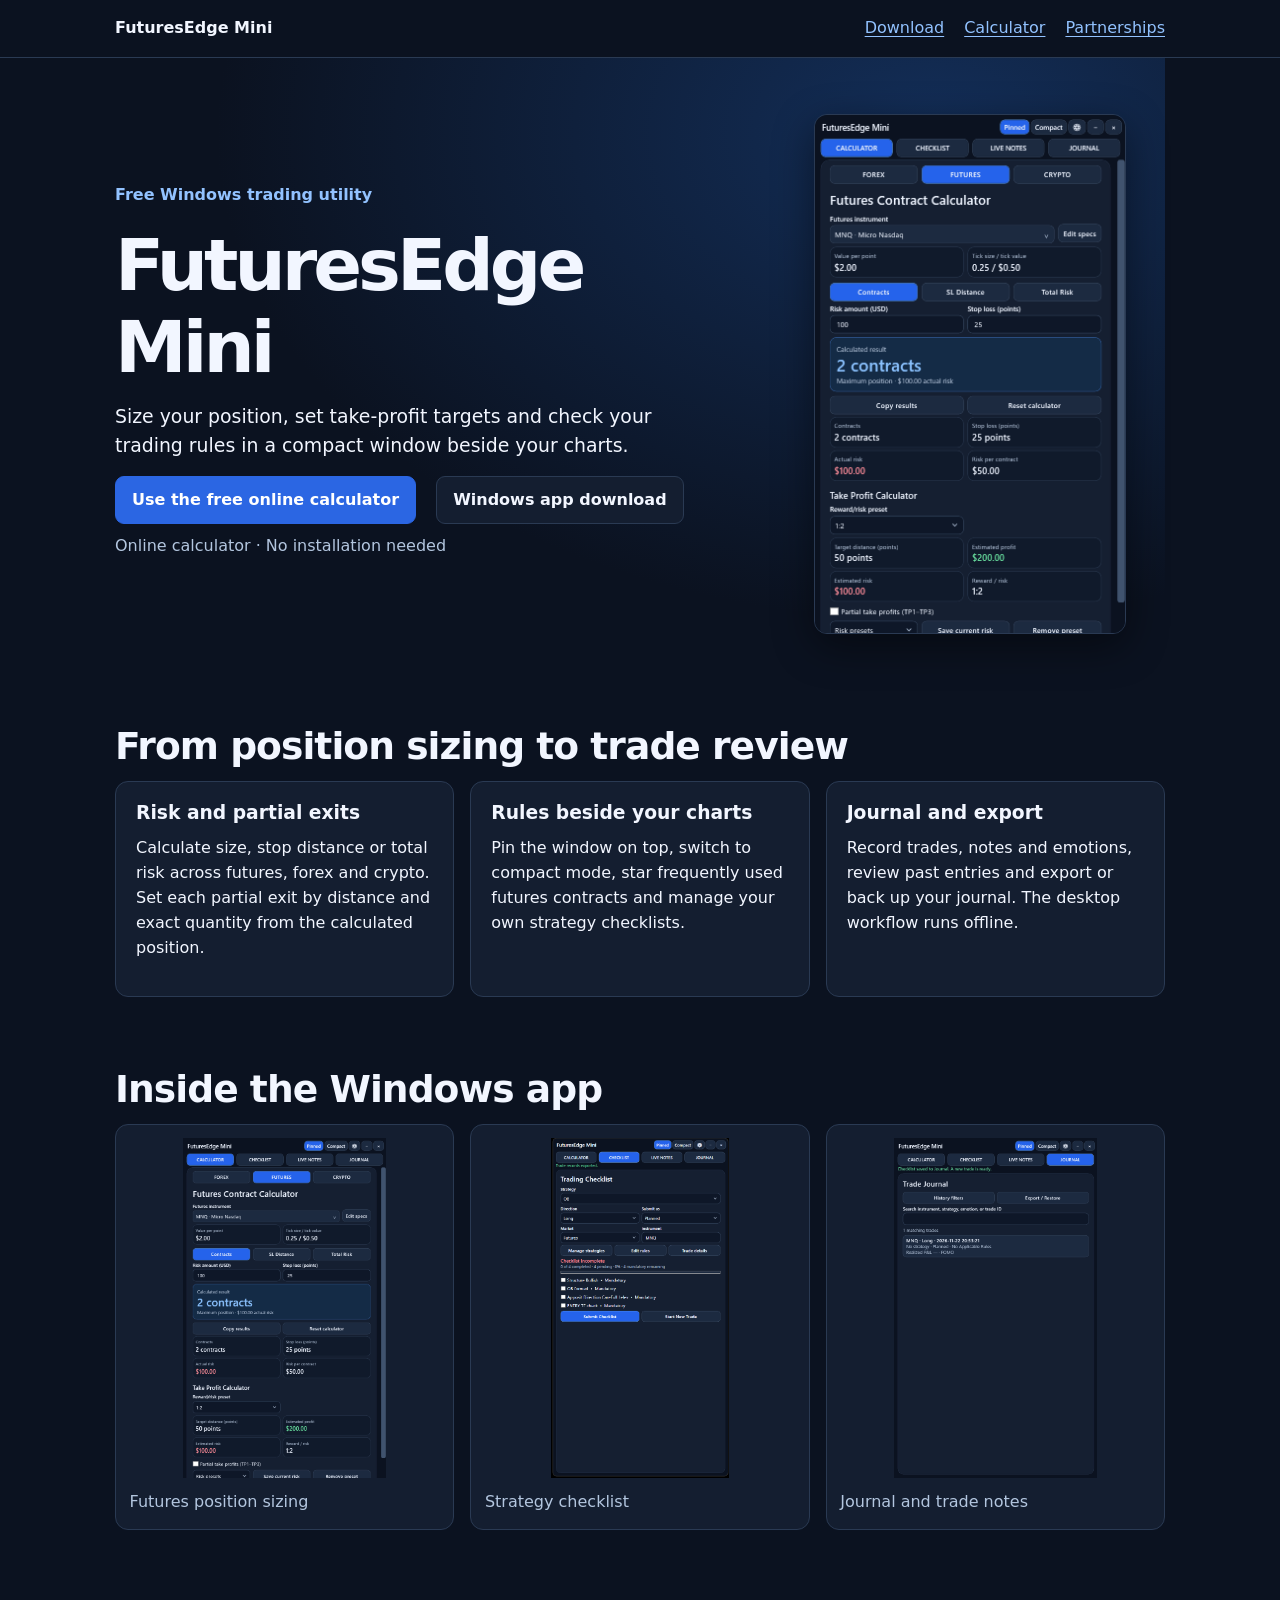
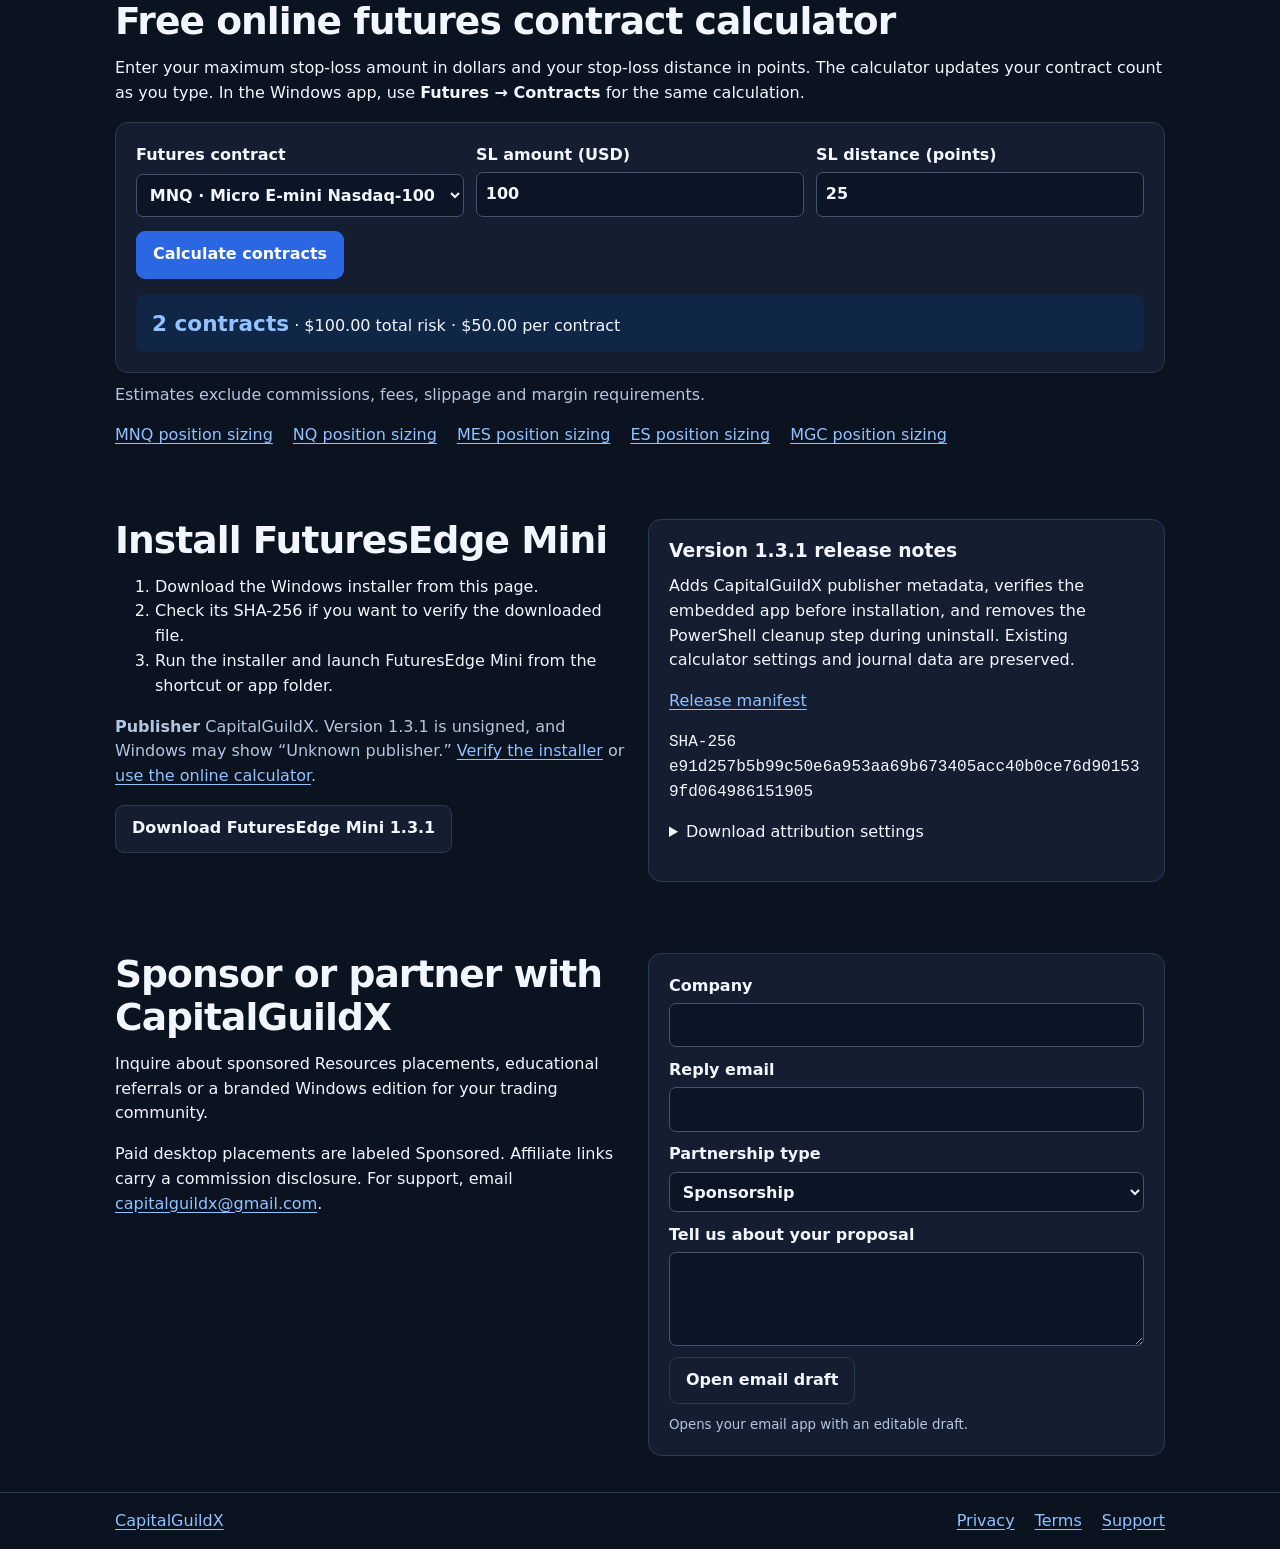
<file: futuresedge/index.html>
<!doctype html>
<html lang="en">
<head><meta charset="utf-8"><meta name="viewport" content="width=device-width,initial-scale=1"><title>FuturesEdge Mini | Free Windows Trading Calculator & Journal</title>
<meta name="description" content="Free Windows position sizing, risk calculator, trading checklists and offline journal for futures, forex and crypto."><link rel="canonical" href="https://www.capitalguildx.com/futuresedge/"><meta property="og:title" content="FuturesEdge Mini | Free Windows Trading Calculator & Journal"><meta property="og:description" content="Free Windows position sizing, risk calculator, trading checklists and offline journal for futures, forex and crypto."><meta property="og:image" content="https://www.capitalguildx.com/futuresedge/assets/calculator-1.3.0.png">
<link rel="stylesheet" href="site.css"><script src="site.js?v=1.3.0-live" defer></script></head>
<body><header><div class="wrap"><a class="brand" href="/futuresedge/">FuturesEdge Mini</a><nav aria-label="Main navigation"><a href="/futuresedge/#download">Download</a> <a href="/futuresedge/#calculator">Calculator</a> <a href="/futuresedge/#partners">Partnerships</a></nav></div></header><main>
<section class="hero wrap"><div><p class="label">Free Windows trading utility</p><h1>FuturesEdge Mini</h1><p class="lead">Size your position, set take-profit targets and check your trading rules in a compact window beside your charts.</p><div class="actions"><a class="button primary" href="#calculator">Use the free online calculator</a><a class="button" href="#download">Windows app download</a></div><p class="muted">Online calculator · No installation needed</p></div><img src="assets/calculator-1.3.0.png" alt="FuturesEdge Mini on Windows showing an MNQ position size and stop-loss calculation" fetchpriority="high"></section>
<section class="wrap"><h2>From position sizing to trade review</h2><div class="cards">
<article class="card"><h3>Risk and partial exits</h3><p>Calculate size, stop distance or total risk across futures, forex and crypto. Set each partial exit by distance and exact quantity from the calculated position.</p></article>
<article class="card"><h3>Rules beside your charts</h3><p>Pin the window on top, switch to compact mode, star frequently used futures contracts and manage your own strategy checklists.</p></article>
<article class="card"><h3>Journal and export</h3><p>Record trades, notes and emotions, review past entries and export or back up your journal. The desktop workflow runs offline.</p></article>
</div></section>
<section class="wrap"><h2>Inside the Windows app</h2><div class="screens">
<figure><img src="assets/calculator-1.3.0.png" alt="Windows futures risk calculator" loading="lazy"><figcaption>Futures position sizing</figcaption></figure>
<figure><img src="assets/checklist.png" alt="Windows strategy checklist with rule progress" loading="lazy"><figcaption>Strategy checklist</figcaption></figure>
<figure><img src="assets/journal-1.3.0.png" alt="Windows trading notes and journal controls" loading="lazy"><figcaption>Journal and trade notes</figcaption></figure>
</div></section>
<section class="wrap"><h2>Free online futures contract calculator</h2><p>Enter your maximum stop-loss amount in dollars and your stop-loss distance in points. The calculator updates your contract count as you type. In the Windows app, use <strong>Futures → Contracts</strong> for the same calculation.</p><form id="calculator"><div class="fields">
<label>Futures contract<select name="symbol"><option value="MNQ" selected>MNQ · Micro E-mini Nasdaq-100</option><option value="NQ">NQ · E-mini Nasdaq-100</option><option value="MES">MES · Micro E-mini S&P 500</option><option value="ES">ES · E-mini S&P 500</option><option value="MGC">MGC · Micro Gold</option></select></label>
<label>SL amount (USD)<input name="budget" inputmode="decimal" value="100" required></label>
<label>SL distance (points)<input name="stop" inputmode="decimal" value="25" required></label></div><button class="primary">Calculate contracts</button><output class="result" aria-live="polite"></output></form>
<p class="muted">Estimates exclude commissions, fees, slippage and margin requirements.</p><nav class="symbols" aria-label="Position sizing guides"><a href="mnq-position-size.html">MNQ position sizing</a> <a href="nq-position-size.html">NQ position sizing</a> <a href="mes-position-size.html">MES position sizing</a> <a href="es-position-size.html">ES position sizing</a> <a href="mgc-position-size.html">MGC position sizing</a></nav></section>
<section class="wrap split" id="download"><div><h2>Install FuturesEdge Mini</h2><ol><li>Download the Windows installer from this page.</li><li>Check its SHA-256 if you want to verify the downloaded file.</li><li>Run the installer and launch FuturesEdge Mini from the shortcut or app folder.</li></ol><p class="muted"><strong>Publisher</strong> CapitalGuildX. Version 1.3.1 is unsigned, and Windows may show “Unknown publisher.” <a href="download-security.html">Verify the installer</a> or <a href="#calculator">use the online calculator</a>.</p><a class="button" data-download href="downloads/1.3.1/FuturesEdge_Mini_Setup.exe" download>Download FuturesEdge Mini 1.3.1</a></div>
<div class="card"><h3>Version 1.3.1 release notes</h3><p>Adds CapitalGuildX publisher metadata, verifies the embedded app before installation, and removes the PowerShell cleanup step during uninstall. Existing calculator settings and journal data are preserved.</p><p><a href="release.json">Release manifest</a></p><p class="hash">SHA-256<br>e91d257b5b99c50e6a953aa69b673405acc40b0ce76d901539fd064986151905</p>
<details><summary>Download attribution settings</summary><label><span>Remember anonymous download clicks on this browser</span><input type="checkbox" id="local-attribution"></label><small>Off by default. Counts stay on this device and are cleared when disabled.</small></details></div></section>
<section class="wrap split" id="partners"><div><h2>Sponsor or partner with CapitalGuildX</h2><p>Inquire about sponsored Resources placements, educational referrals or a branded Windows edition for your trading community.</p><p>Paid desktop placements are labeled Sponsored. Affiliate links carry a commission disclosure. For support, email <a href="mailto:capitalguildx@gmail.com">capitalguildx@gmail.com</a>.</p></div>
<form id="sponsor-form" class="stack" action="mailto:capitalguildx@gmail.com"><label>Company<input name="company" maxlength="120" required></label><label>Reply email<input name="email" type="email" maxlength="254" required></label><label>Partnership type<select name="interest"><option>Sponsorship</option><option>Affiliate or educator partnership</option><option>White-label licensing</option></select></label><label>Tell us about your proposal<textarea name="message" rows="3" maxlength="1500" required></textarea></label><button type="submit">Open email draft</button><small>Opens your email app with an editable draft.</small></form></section></main><footer><div class="wrap"><a href="/">CapitalGuildX</a><nav aria-label="Footer"><a href="privacy.html">Privacy</a> <a href="terms.html">Terms</a> <a href="mailto:capitalguildx@gmail.com">Support</a></nav></div></footer></body>
</html>
</file>
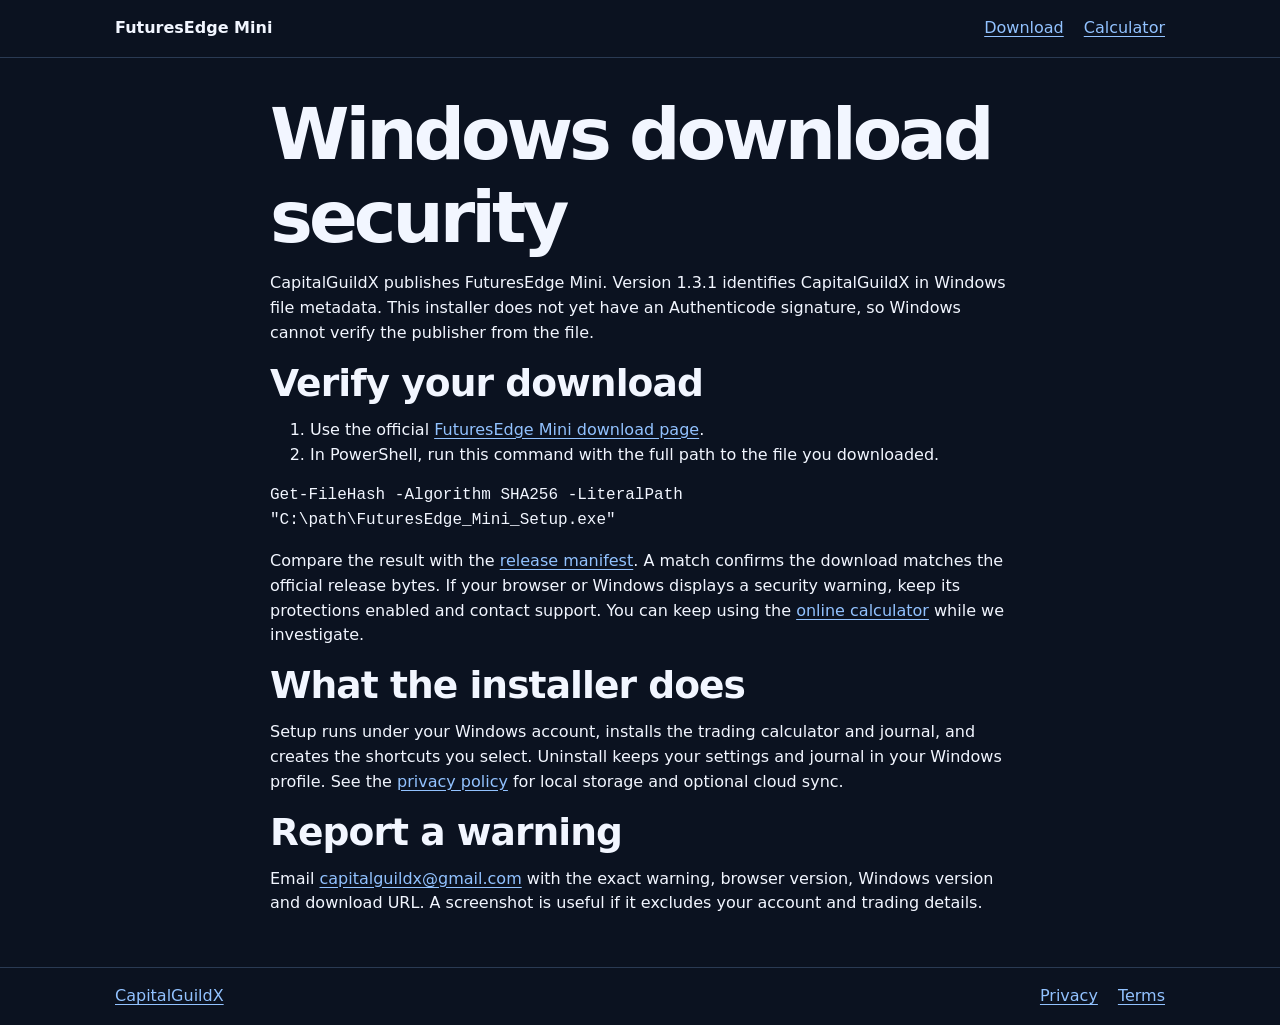
<file: futuresedge/download-security.html>
<!doctype html>
<html lang="en">
<head>
<meta charset="utf-8">
<meta name="viewport" content="width=device-width,initial-scale=1">
<title>Download Security | FuturesEdge Mini</title>
<meta name="description" content="Verify the FuturesEdge Mini Windows installer, publisher information and release checksum.">
<link rel="canonical" href="https://www.capitalguildx.com/futuresedge/download-security.html">
<link rel="stylesheet" href="site.css">
</head>
<body>
<header><div class="wrap"><a class="brand" href="/futuresedge/">FuturesEdge Mini</a><nav aria-label="Main navigation"><a href="/futuresedge/#download">Download</a><a href="/futuresedge/#calculator">Calculator</a></nav></div></header>
<main><section class="wrap article">
<h1>Windows download security</h1>
<p>CapitalGuildX publishes FuturesEdge Mini. Version 1.3.1 identifies CapitalGuildX in Windows file metadata. This installer does not yet have an Authenticode signature, so Windows cannot verify the publisher from the file.</p>
<h2>Verify your download</h2>
<ol><li>Use the official <a href="/futuresedge/#download">FuturesEdge Mini download page</a>.</li>
<li>In PowerShell, run this command with the full path to the file you downloaded.</li></ol>
<pre class="hash" style="white-space:pre-wrap"><code>Get-FileHash -Algorithm SHA256 -LiteralPath "C:\path\FuturesEdge_Mini_Setup.exe"</code></pre>
<p>Compare the result with the <a href="release.json">release manifest</a>. A match confirms the download matches the official release bytes. If your browser or Windows displays a security warning, keep its protections enabled and contact support. You can keep using the <a href="/futuresedge/#calculator">online calculator</a> while we investigate.</p>
<h2>What the installer does</h2>
<p>Setup runs under your Windows account, installs the trading calculator and journal, and creates the shortcuts you select. Uninstall keeps your settings and journal in your Windows profile. See the <a href="privacy.html">privacy policy</a> for local storage and optional cloud sync.</p>
<h2>Report a warning</h2>
<p>Email <a href="mailto:capitalguildx@gmail.com">capitalguildx@gmail.com</a> with the exact warning, browser version, Windows version and download URL. A screenshot is useful if it excludes your account and trading details.</p>
</section></main>
<footer><div class="wrap"><a href="/">CapitalGuildX</a><nav aria-label="Footer"><a href="privacy.html">Privacy</a><a href="terms.html">Terms</a></nav></div></footer>
</body>
</html>
</file>
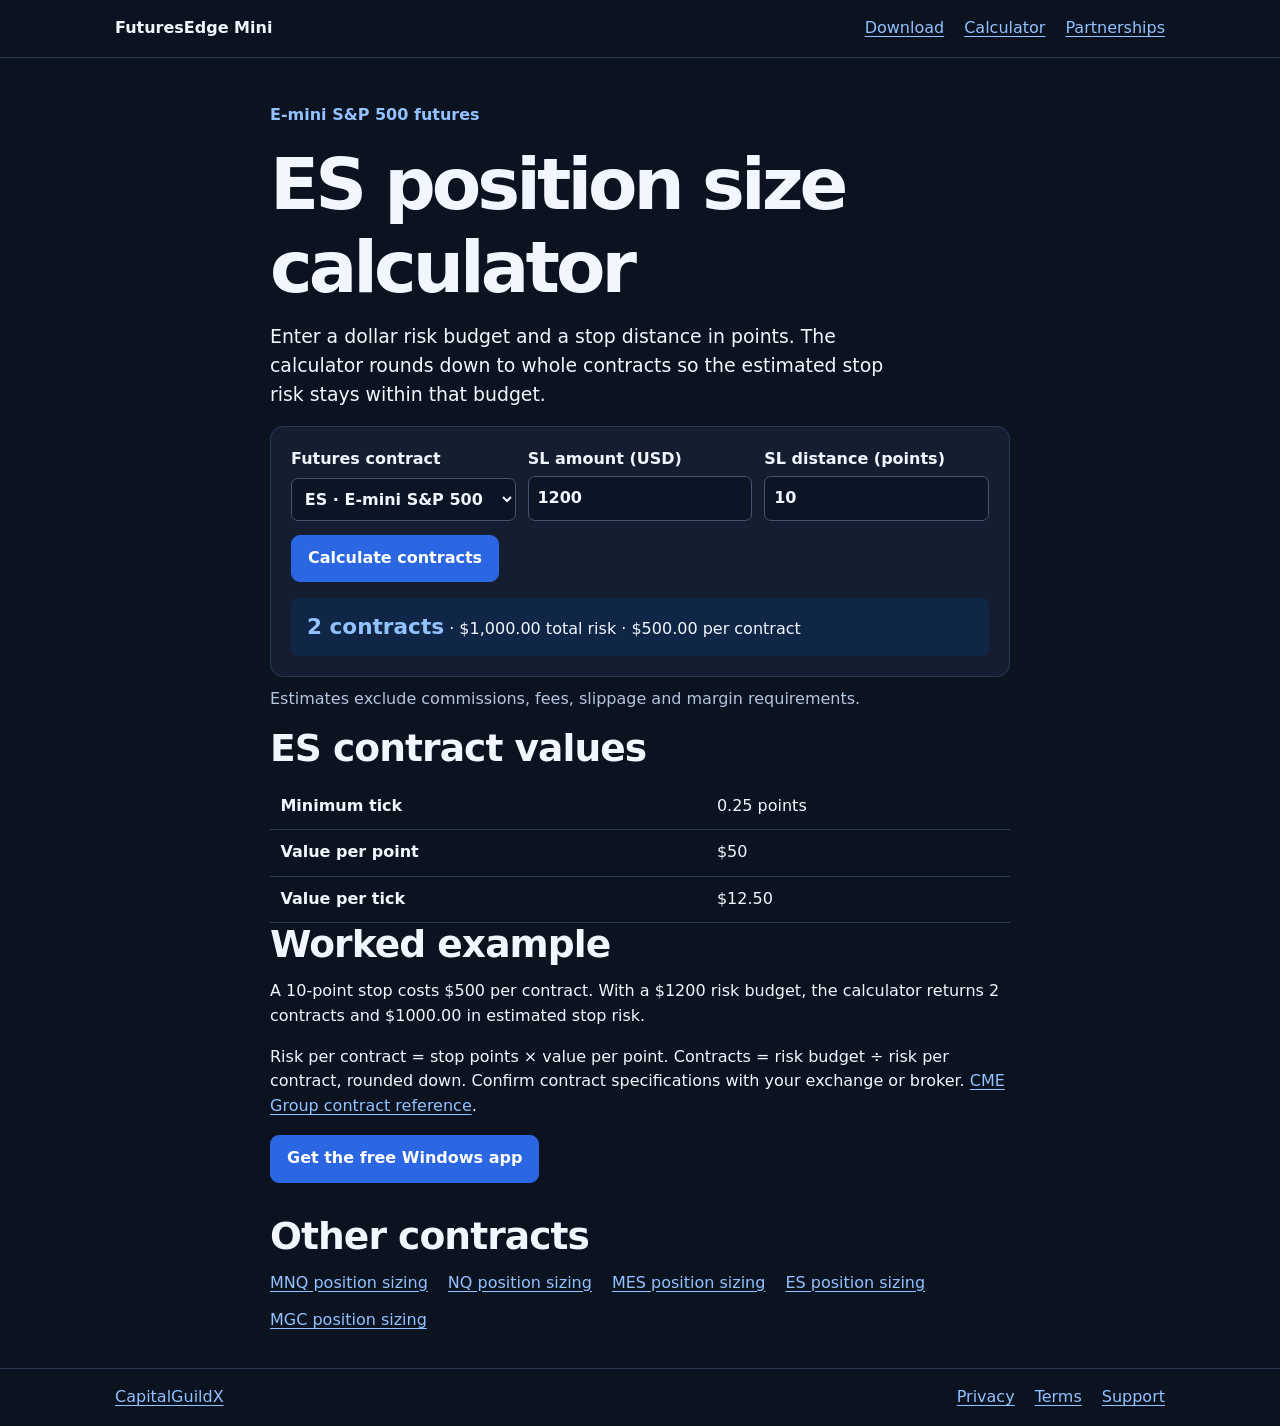
<file: futuresedge/es-position-size.html>
<!doctype html>
<html lang="en">
<head><meta charset="utf-8"><meta name="viewport" content="width=device-width,initial-scale=1"><title>ES Position Size Calculator | FuturesEdge Mini</title>
<meta name="description" content="Calculate ES contracts, dollar risk per contract and total risk for E-mini S&P 500 futures from your stop distance and dollar budget."><link rel="canonical" href="https://www.capitalguildx.com/futuresedge/es-position-size.html"><meta property="og:title" content="ES Position Size Calculator | FuturesEdge Mini"><meta property="og:description" content="Calculate ES contracts, dollar risk per contract and total risk for E-mini S&P 500 futures from your stop distance and dollar budget."><meta property="og:image" content="https://www.capitalguildx.com/futuresedge/assets/calculator-1.3.0.png">
<link rel="stylesheet" href="site.css"><script src="site.js?v=1.3.0-live" defer></script></head>
<body><header><div class="wrap"><a class="brand" href="/futuresedge/">FuturesEdge Mini</a><nav aria-label="Main navigation"><a href="/futuresedge/#download">Download</a> <a href="/futuresedge/#calculator">Calculator</a> <a href="/futuresedge/#partners">Partnerships</a></nav></div></header><main><section class="wrap article"><p class="label">E-mini S&P 500 futures</p><h1>ES position size calculator</h1><p class="lead">Enter a dollar risk budget and a stop distance in points. The calculator rounds down to whole contracts so the estimated stop risk stays within that budget.</p><form id="calculator"><div class="fields">
<label>Futures contract<select name="symbol"><option value="MNQ">MNQ · Micro E-mini Nasdaq-100</option><option value="NQ">NQ · E-mini Nasdaq-100</option><option value="MES">MES · Micro E-mini S&P 500</option><option value="ES" selected>ES · E-mini S&P 500</option><option value="MGC">MGC · Micro Gold</option></select></label>
<label>SL amount (USD)<input name="budget" inputmode="decimal" value="1200" required></label>
<label>SL distance (points)<input name="stop" inputmode="decimal" value="10" required></label></div><button class="primary">Calculate contracts</button><output class="result" aria-live="polite"></output></form>
<p class="muted">Estimates exclude commissions, fees, slippage and margin requirements.</p>
<h2>ES contract values</h2><table><tbody><tr><th scope="row">Minimum tick</th><td>0.25 points</td></tr><tr><th scope="row">Value per point</th><td>$50</td></tr><tr><th scope="row">Value per tick</th><td>$12.50</td></tr></tbody></table>
<h2>Worked example</h2><p>A 10-point stop costs $500 per contract. With a $1200 risk budget, the calculator returns 2 contracts and $1000.00 in estimated stop risk.</p><p>Risk per contract = stop points × value per point. Contracts = risk budget ÷ risk per contract, rounded down. Confirm contract specifications with your exchange or broker. <a href="https://www.cmegroup.com/markets/equities/sp-500-and-nasdaq-100-futures.html">CME Group contract reference</a>.</p>
<div class="actions"><a class="button primary" data-download href="downloads/1.3.1/FuturesEdge_Mini_Setup.exe" download>Get the free Windows app</a></div><h2 style="margin-top:2rem">Other contracts</h2><nav class="symbols" aria-label="Other contracts"><a href="mnq-position-size.html">MNQ position sizing</a> <a href="nq-position-size.html">NQ position sizing</a> <a href="mes-position-size.html">MES position sizing</a> <a href="es-position-size.html">ES position sizing</a> <a href="mgc-position-size.html">MGC position sizing</a></nav></section></main><footer><div class="wrap"><a href="/">CapitalGuildX</a><nav aria-label="Footer"><a href="privacy.html">Privacy</a> <a href="terms.html">Terms</a> <a href="mailto:capitalguildx@gmail.com">Support</a></nav></div></footer></body>
</html>
</file>
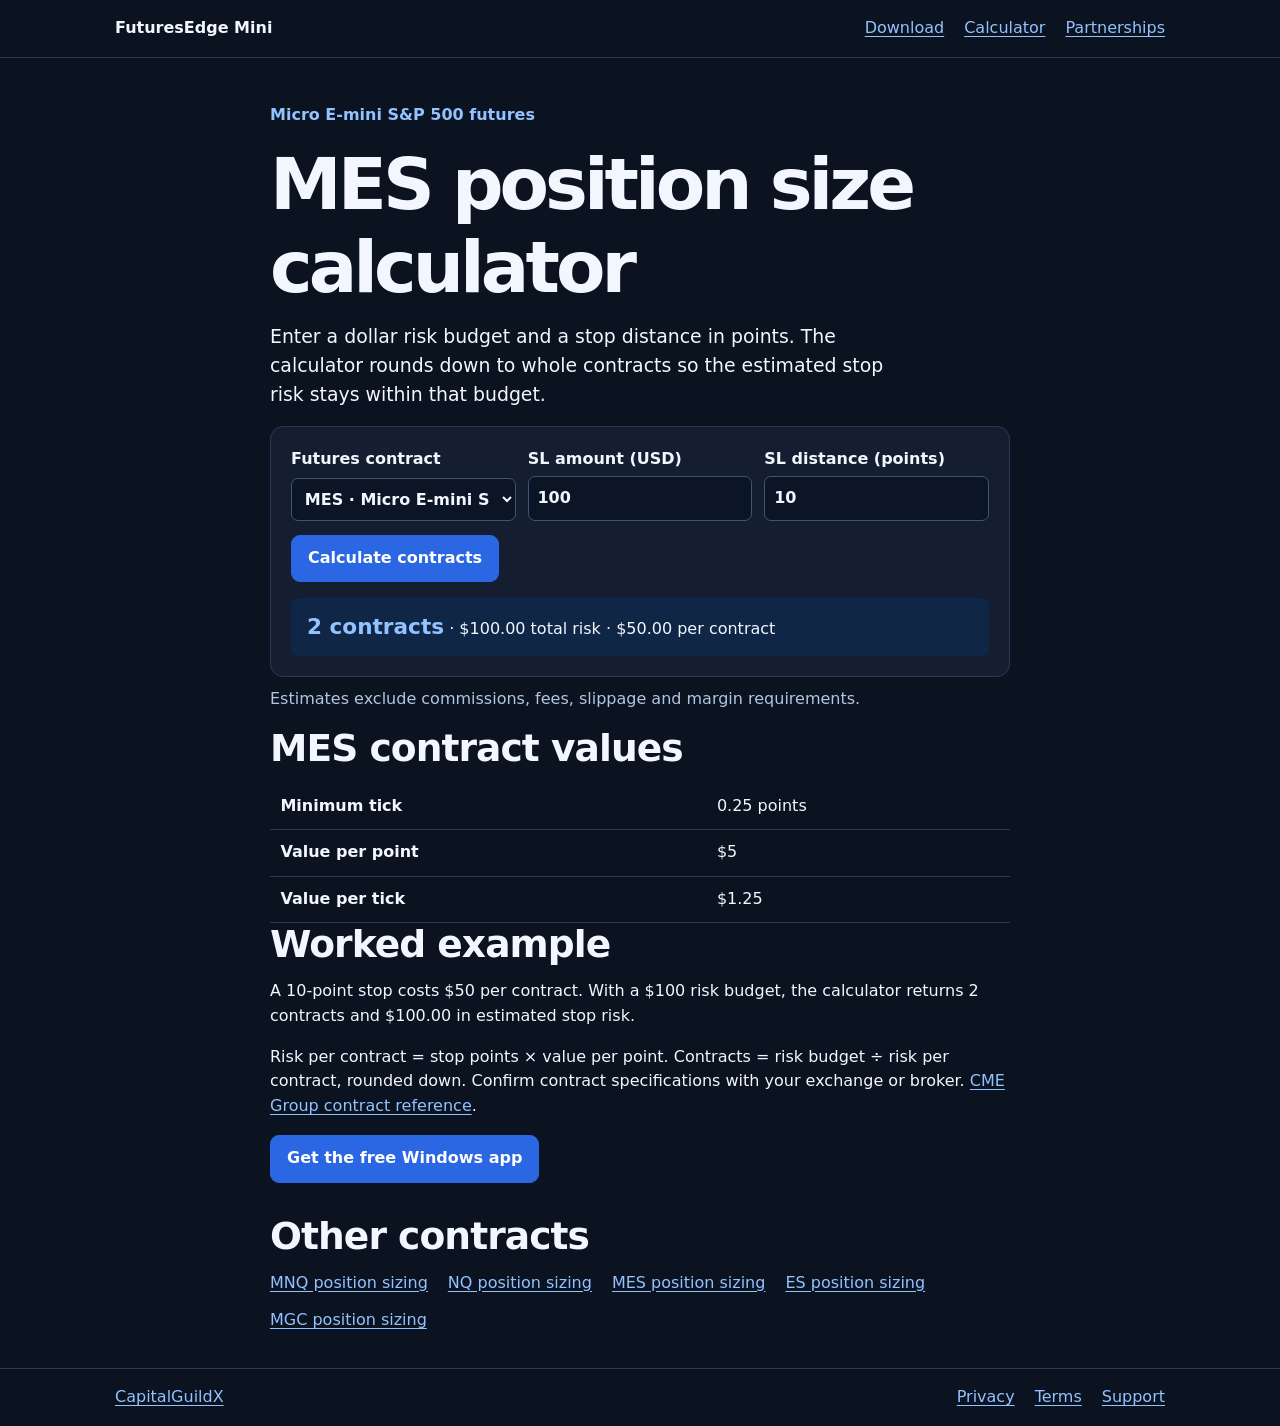
<file: futuresedge/mes-position-size.html>
<!doctype html>
<html lang="en">
<head><meta charset="utf-8"><meta name="viewport" content="width=device-width,initial-scale=1"><title>MES Position Size Calculator | FuturesEdge Mini</title>
<meta name="description" content="Calculate MES contracts, dollar risk per contract and total risk for Micro E-mini S&P 500 futures from your stop distance and dollar budget."><link rel="canonical" href="https://www.capitalguildx.com/futuresedge/mes-position-size.html"><meta property="og:title" content="MES Position Size Calculator | FuturesEdge Mini"><meta property="og:description" content="Calculate MES contracts, dollar risk per contract and total risk for Micro E-mini S&P 500 futures from your stop distance and dollar budget."><meta property="og:image" content="https://www.capitalguildx.com/futuresedge/assets/calculator-1.3.0.png">
<link rel="stylesheet" href="site.css"><script src="site.js?v=1.3.0-live" defer></script></head>
<body><header><div class="wrap"><a class="brand" href="/futuresedge/">FuturesEdge Mini</a><nav aria-label="Main navigation"><a href="/futuresedge/#download">Download</a> <a href="/futuresedge/#calculator">Calculator</a> <a href="/futuresedge/#partners">Partnerships</a></nav></div></header><main><section class="wrap article"><p class="label">Micro E-mini S&P 500 futures</p><h1>MES position size calculator</h1><p class="lead">Enter a dollar risk budget and a stop distance in points. The calculator rounds down to whole contracts so the estimated stop risk stays within that budget.</p><form id="calculator"><div class="fields">
<label>Futures contract<select name="symbol"><option value="MNQ">MNQ · Micro E-mini Nasdaq-100</option><option value="NQ">NQ · E-mini Nasdaq-100</option><option value="MES" selected>MES · Micro E-mini S&P 500</option><option value="ES">ES · E-mini S&P 500</option><option value="MGC">MGC · Micro Gold</option></select></label>
<label>SL amount (USD)<input name="budget" inputmode="decimal" value="100" required></label>
<label>SL distance (points)<input name="stop" inputmode="decimal" value="10" required></label></div><button class="primary">Calculate contracts</button><output class="result" aria-live="polite"></output></form>
<p class="muted">Estimates exclude commissions, fees, slippage and margin requirements.</p>
<h2>MES contract values</h2><table><tbody><tr><th scope="row">Minimum tick</th><td>0.25 points</td></tr><tr><th scope="row">Value per point</th><td>$5</td></tr><tr><th scope="row">Value per tick</th><td>$1.25</td></tr></tbody></table>
<h2>Worked example</h2><p>A 10-point stop costs $50 per contract. With a $100 risk budget, the calculator returns 2 contracts and $100.00 in estimated stop risk.</p><p>Risk per contract = stop points × value per point. Contracts = risk budget ÷ risk per contract, rounded down. Confirm contract specifications with your exchange or broker. <a href="https://www.cmegroup.com/markets/equities/sp-500-and-nasdaq-100-futures.html">CME Group contract reference</a>.</p>
<div class="actions"><a class="button primary" data-download href="downloads/1.3.1/FuturesEdge_Mini_Setup.exe" download>Get the free Windows app</a></div><h2 style="margin-top:2rem">Other contracts</h2><nav class="symbols" aria-label="Other contracts"><a href="mnq-position-size.html">MNQ position sizing</a> <a href="nq-position-size.html">NQ position sizing</a> <a href="mes-position-size.html">MES position sizing</a> <a href="es-position-size.html">ES position sizing</a> <a href="mgc-position-size.html">MGC position sizing</a></nav></section></main><footer><div class="wrap"><a href="/">CapitalGuildX</a><nav aria-label="Footer"><a href="privacy.html">Privacy</a> <a href="terms.html">Terms</a> <a href="mailto:capitalguildx@gmail.com">Support</a></nav></div></footer></body>
</html>
</file>
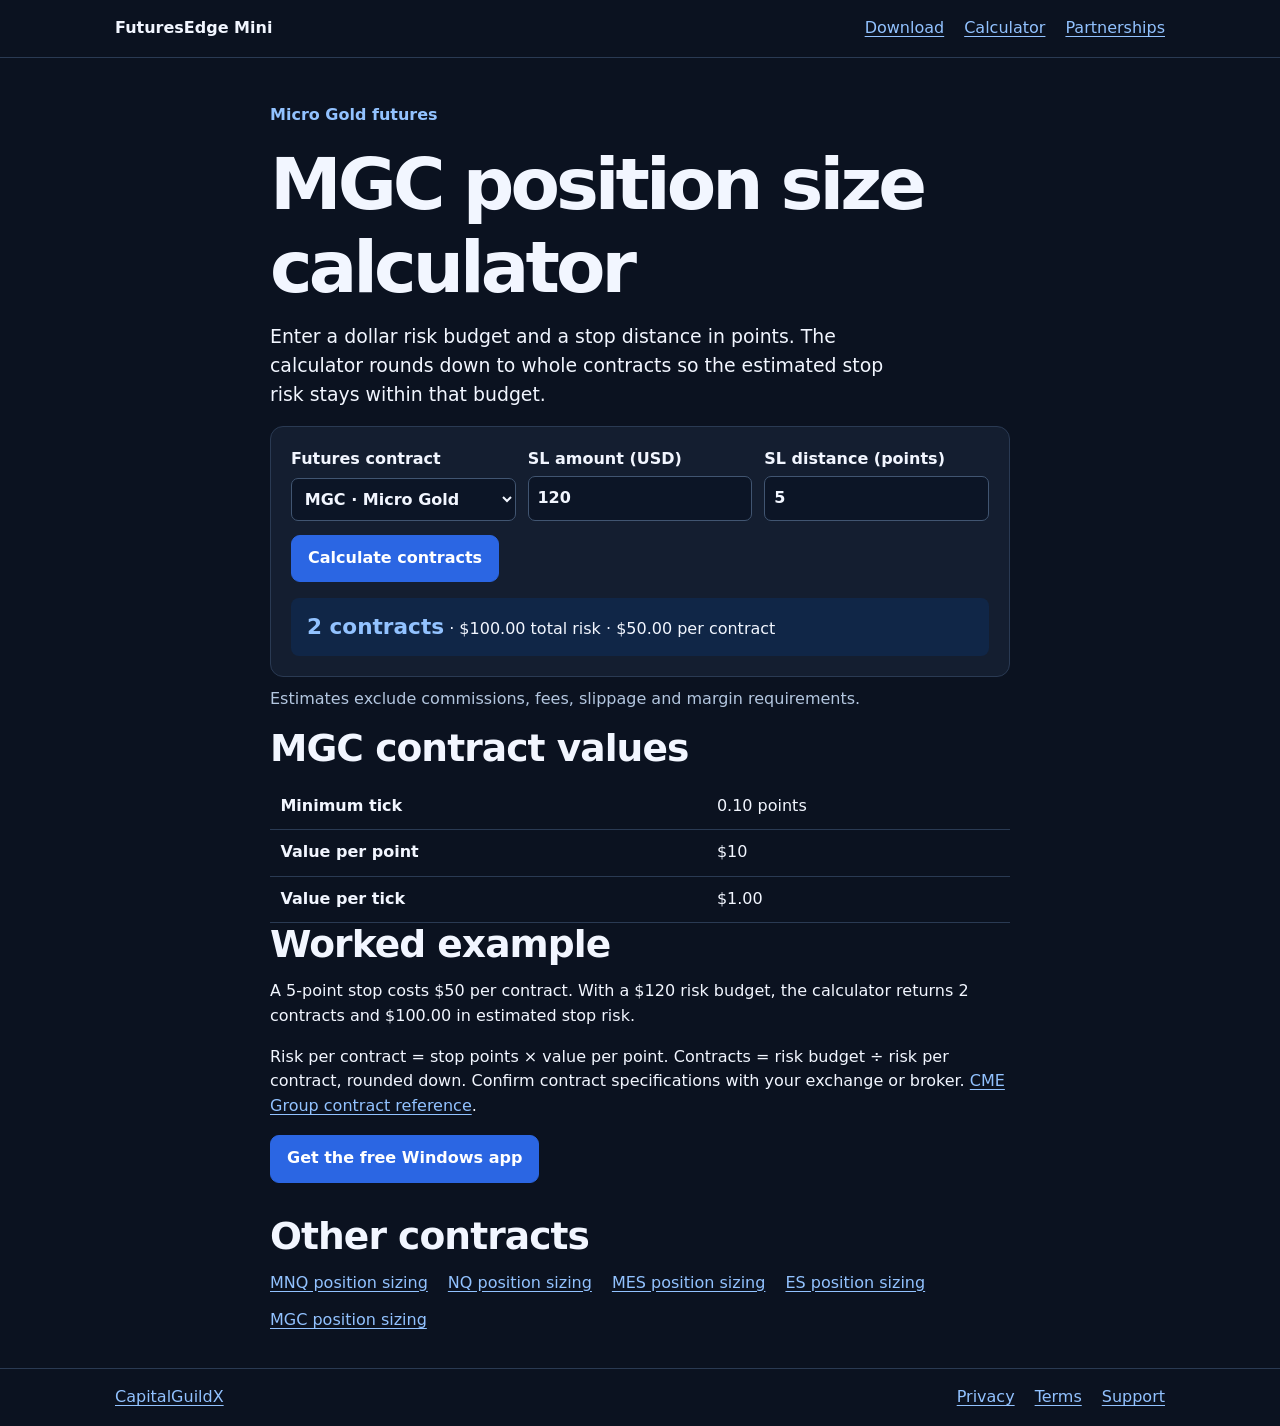
<file: futuresedge/mgc-position-size.html>
<!doctype html>
<html lang="en">
<head><meta charset="utf-8"><meta name="viewport" content="width=device-width,initial-scale=1"><title>MGC Position Size Calculator | FuturesEdge Mini</title>
<meta name="description" content="Calculate MGC contracts, dollar risk per contract and total risk for Micro Gold futures from your stop distance and dollar budget."><link rel="canonical" href="https://www.capitalguildx.com/futuresedge/mgc-position-size.html"><meta property="og:title" content="MGC Position Size Calculator | FuturesEdge Mini"><meta property="og:description" content="Calculate MGC contracts, dollar risk per contract and total risk for Micro Gold futures from your stop distance and dollar budget."><meta property="og:image" content="https://www.capitalguildx.com/futuresedge/assets/calculator-1.3.0.png">
<link rel="stylesheet" href="site.css"><script src="site.js?v=1.3.0-live" defer></script></head>
<body><header><div class="wrap"><a class="brand" href="/futuresedge/">FuturesEdge Mini</a><nav aria-label="Main navigation"><a href="/futuresedge/#download">Download</a> <a href="/futuresedge/#calculator">Calculator</a> <a href="/futuresedge/#partners">Partnerships</a></nav></div></header><main><section class="wrap article"><p class="label">Micro Gold futures</p><h1>MGC position size calculator</h1><p class="lead">Enter a dollar risk budget and a stop distance in points. The calculator rounds down to whole contracts so the estimated stop risk stays within that budget.</p><form id="calculator"><div class="fields">
<label>Futures contract<select name="symbol"><option value="MNQ">MNQ · Micro E-mini Nasdaq-100</option><option value="NQ">NQ · E-mini Nasdaq-100</option><option value="MES">MES · Micro E-mini S&P 500</option><option value="ES">ES · E-mini S&P 500</option><option value="MGC" selected>MGC · Micro Gold</option></select></label>
<label>SL amount (USD)<input name="budget" inputmode="decimal" value="120" required></label>
<label>SL distance (points)<input name="stop" inputmode="decimal" value="5" required></label></div><button class="primary">Calculate contracts</button><output class="result" aria-live="polite"></output></form>
<p class="muted">Estimates exclude commissions, fees, slippage and margin requirements.</p>
<h2>MGC contract values</h2><table><tbody><tr><th scope="row">Minimum tick</th><td>0.10 points</td></tr><tr><th scope="row">Value per point</th><td>$10</td></tr><tr><th scope="row">Value per tick</th><td>$1.00</td></tr></tbody></table>
<h2>Worked example</h2><p>A 5-point stop costs $50 per contract. With a $120 risk budget, the calculator returns 2 contracts and $100.00 in estimated stop risk.</p><p>Risk per contract = stop points × value per point. Contracts = risk budget ÷ risk per contract, rounded down. Confirm contract specifications with your exchange or broker. <a href="https://www.cmegroup.com/education/courses/event-contracts-underlying-markets/product-gold">CME Group contract reference</a>.</p>
<div class="actions"><a class="button primary" data-download href="downloads/1.3.1/FuturesEdge_Mini_Setup.exe" download>Get the free Windows app</a></div><h2 style="margin-top:2rem">Other contracts</h2><nav class="symbols" aria-label="Other contracts"><a href="mnq-position-size.html">MNQ position sizing</a> <a href="nq-position-size.html">NQ position sizing</a> <a href="mes-position-size.html">MES position sizing</a> <a href="es-position-size.html">ES position sizing</a> <a href="mgc-position-size.html">MGC position sizing</a></nav></section></main><footer><div class="wrap"><a href="/">CapitalGuildX</a><nav aria-label="Footer"><a href="privacy.html">Privacy</a> <a href="terms.html">Terms</a> <a href="mailto:capitalguildx@gmail.com">Support</a></nav></div></footer></body>
</html>
</file>
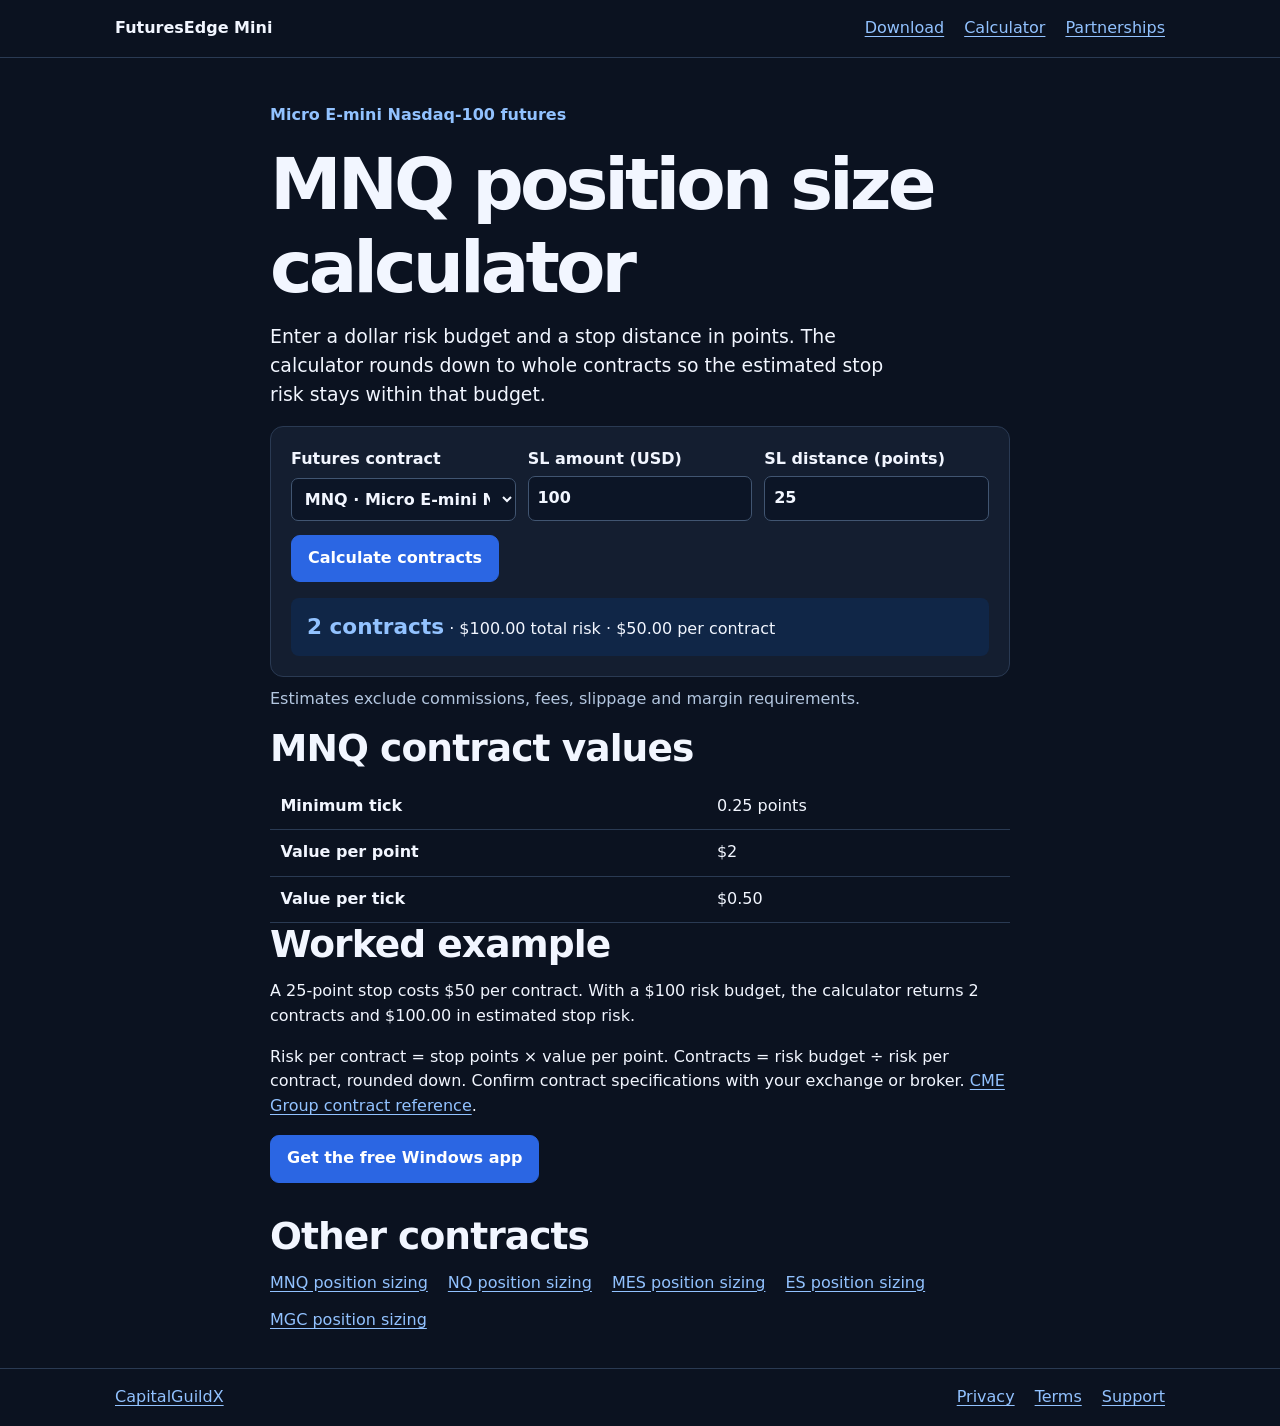
<file: futuresedge/mnq-position-size.html>
<!doctype html>
<html lang="en">
<head><meta charset="utf-8"><meta name="viewport" content="width=device-width,initial-scale=1"><title>MNQ Position Size Calculator | FuturesEdge Mini</title>
<meta name="description" content="Calculate MNQ contracts, dollar risk per contract and total risk for Micro E-mini Nasdaq-100 futures from your stop distance and dollar budget."><link rel="canonical" href="https://www.capitalguildx.com/futuresedge/mnq-position-size.html"><meta property="og:title" content="MNQ Position Size Calculator | FuturesEdge Mini"><meta property="og:description" content="Calculate MNQ contracts, dollar risk per contract and total risk for Micro E-mini Nasdaq-100 futures from your stop distance and dollar budget."><meta property="og:image" content="https://www.capitalguildx.com/futuresedge/assets/calculator-1.3.0.png">
<link rel="stylesheet" href="site.css"><script src="site.js?v=1.3.0-live" defer></script></head>
<body><header><div class="wrap"><a class="brand" href="/futuresedge/">FuturesEdge Mini</a><nav aria-label="Main navigation"><a href="/futuresedge/#download">Download</a> <a href="/futuresedge/#calculator">Calculator</a> <a href="/futuresedge/#partners">Partnerships</a></nav></div></header><main><section class="wrap article"><p class="label">Micro E-mini Nasdaq-100 futures</p><h1>MNQ position size calculator</h1><p class="lead">Enter a dollar risk budget and a stop distance in points. The calculator rounds down to whole contracts so the estimated stop risk stays within that budget.</p><form id="calculator"><div class="fields">
<label>Futures contract<select name="symbol"><option value="MNQ" selected>MNQ · Micro E-mini Nasdaq-100</option><option value="NQ">NQ · E-mini Nasdaq-100</option><option value="MES">MES · Micro E-mini S&P 500</option><option value="ES">ES · E-mini S&P 500</option><option value="MGC">MGC · Micro Gold</option></select></label>
<label>SL amount (USD)<input name="budget" inputmode="decimal" value="100" required></label>
<label>SL distance (points)<input name="stop" inputmode="decimal" value="25" required></label></div><button class="primary">Calculate contracts</button><output class="result" aria-live="polite"></output></form>
<p class="muted">Estimates exclude commissions, fees, slippage and margin requirements.</p>
<h2>MNQ contract values</h2><table><tbody><tr><th scope="row">Minimum tick</th><td>0.25 points</td></tr><tr><th scope="row">Value per point</th><td>$2</td></tr><tr><th scope="row">Value per tick</th><td>$0.50</td></tr></tbody></table>
<h2>Worked example</h2><p>A 25-point stop costs $50 per contract. With a $100 risk budget, the calculator returns 2 contracts and $100.00 in estimated stop risk.</p><p>Risk per contract = stop points × value per point. Contracts = risk budget ÷ risk per contract, rounded down. Confirm contract specifications with your exchange or broker. <a href="https://www.cmegroup.com/markets/equities/sp-500-and-nasdaq-100-futures.html">CME Group contract reference</a>.</p>
<div class="actions"><a class="button primary" data-download href="downloads/1.3.1/FuturesEdge_Mini_Setup.exe" download>Get the free Windows app</a></div><h2 style="margin-top:2rem">Other contracts</h2><nav class="symbols" aria-label="Other contracts"><a href="mnq-position-size.html">MNQ position sizing</a> <a href="nq-position-size.html">NQ position sizing</a> <a href="mes-position-size.html">MES position sizing</a> <a href="es-position-size.html">ES position sizing</a> <a href="mgc-position-size.html">MGC position sizing</a></nav></section></main><footer><div class="wrap"><a href="/">CapitalGuildX</a><nav aria-label="Footer"><a href="privacy.html">Privacy</a> <a href="terms.html">Terms</a> <a href="mailto:capitalguildx@gmail.com">Support</a></nav></div></footer></body>
</html>
</file>
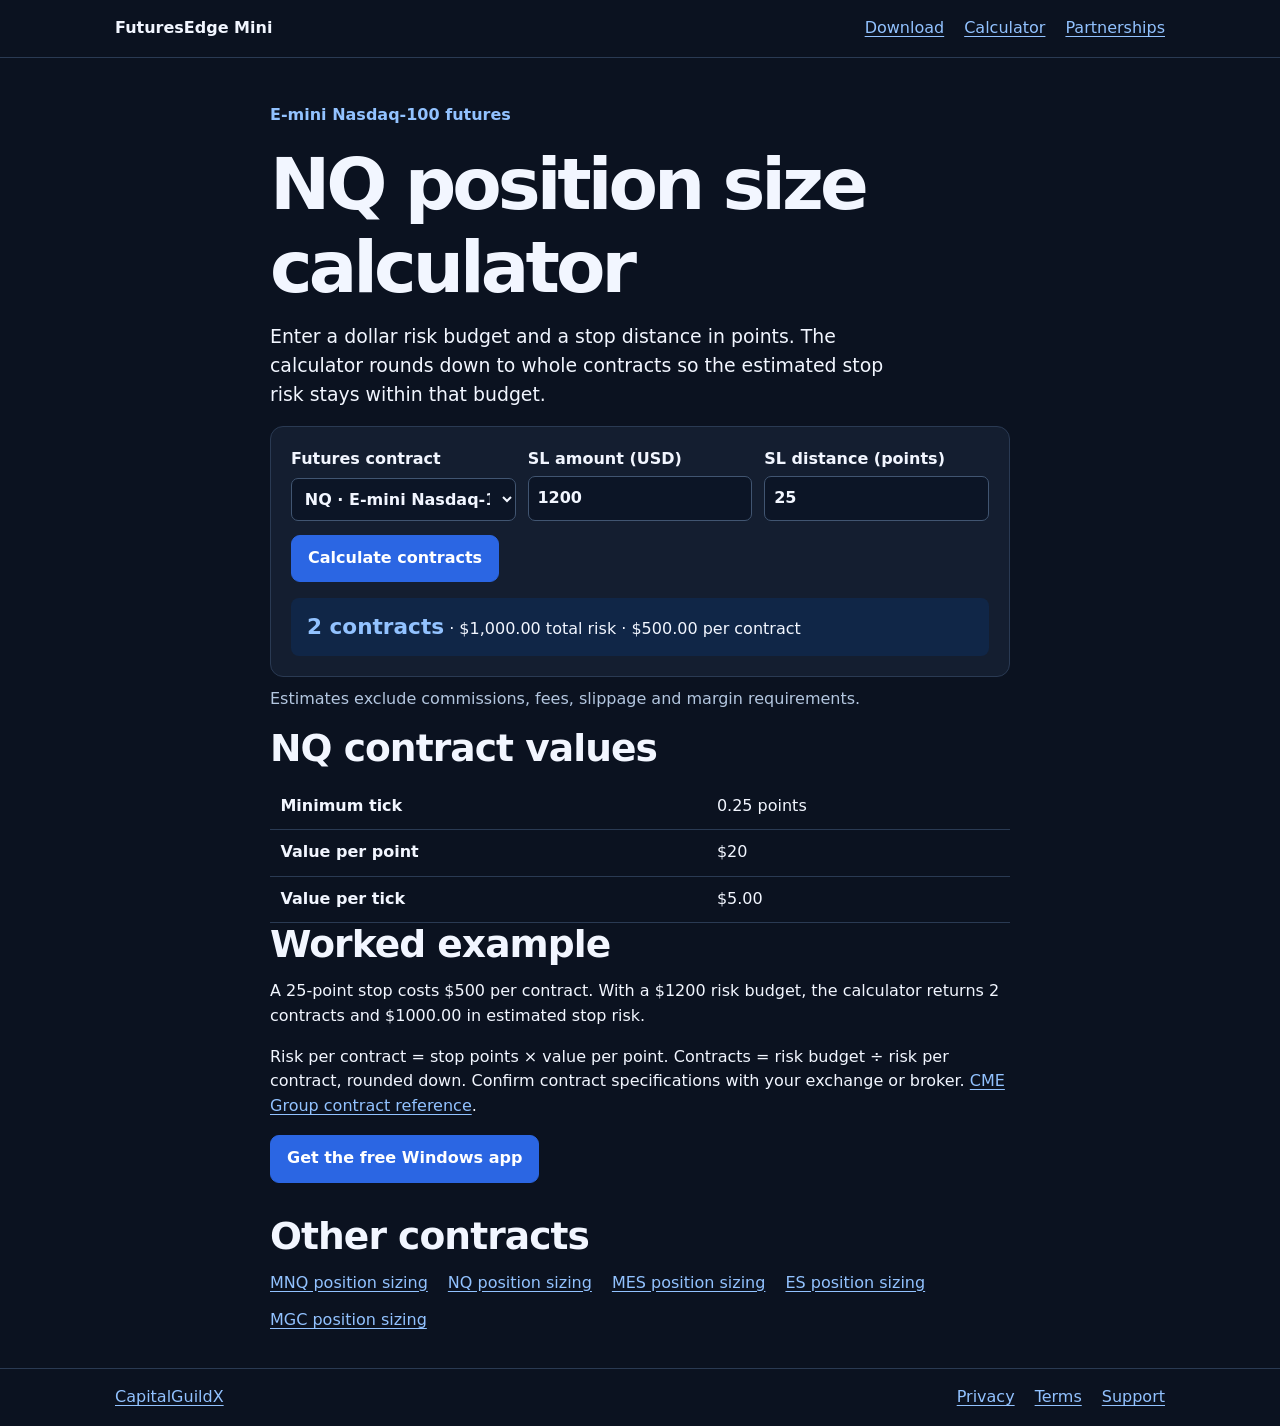
<file: futuresedge/nq-position-size.html>
<!doctype html>
<html lang="en">
<head><meta charset="utf-8"><meta name="viewport" content="width=device-width,initial-scale=1"><title>NQ Position Size Calculator | FuturesEdge Mini</title>
<meta name="description" content="Calculate NQ contracts, dollar risk per contract and total risk for E-mini Nasdaq-100 futures from your stop distance and dollar budget."><link rel="canonical" href="https://www.capitalguildx.com/futuresedge/nq-position-size.html"><meta property="og:title" content="NQ Position Size Calculator | FuturesEdge Mini"><meta property="og:description" content="Calculate NQ contracts, dollar risk per contract and total risk for E-mini Nasdaq-100 futures from your stop distance and dollar budget."><meta property="og:image" content="https://www.capitalguildx.com/futuresedge/assets/calculator-1.3.0.png">
<link rel="stylesheet" href="site.css"><script src="site.js?v=1.3.0-live" defer></script></head>
<body><header><div class="wrap"><a class="brand" href="/futuresedge/">FuturesEdge Mini</a><nav aria-label="Main navigation"><a href="/futuresedge/#download">Download</a> <a href="/futuresedge/#calculator">Calculator</a> <a href="/futuresedge/#partners">Partnerships</a></nav></div></header><main><section class="wrap article"><p class="label">E-mini Nasdaq-100 futures</p><h1>NQ position size calculator</h1><p class="lead">Enter a dollar risk budget and a stop distance in points. The calculator rounds down to whole contracts so the estimated stop risk stays within that budget.</p><form id="calculator"><div class="fields">
<label>Futures contract<select name="symbol"><option value="MNQ">MNQ · Micro E-mini Nasdaq-100</option><option value="NQ" selected>NQ · E-mini Nasdaq-100</option><option value="MES">MES · Micro E-mini S&P 500</option><option value="ES">ES · E-mini S&P 500</option><option value="MGC">MGC · Micro Gold</option></select></label>
<label>SL amount (USD)<input name="budget" inputmode="decimal" value="1200" required></label>
<label>SL distance (points)<input name="stop" inputmode="decimal" value="25" required></label></div><button class="primary">Calculate contracts</button><output class="result" aria-live="polite"></output></form>
<p class="muted">Estimates exclude commissions, fees, slippage and margin requirements.</p>
<h2>NQ contract values</h2><table><tbody><tr><th scope="row">Minimum tick</th><td>0.25 points</td></tr><tr><th scope="row">Value per point</th><td>$20</td></tr><tr><th scope="row">Value per tick</th><td>$5.00</td></tr></tbody></table>
<h2>Worked example</h2><p>A 25-point stop costs $500 per contract. With a $1200 risk budget, the calculator returns 2 contracts and $1000.00 in estimated stop risk.</p><p>Risk per contract = stop points × value per point. Contracts = risk budget ÷ risk per contract, rounded down. Confirm contract specifications with your exchange or broker. <a href="https://www.cmegroup.com/markets/equities/sp-500-and-nasdaq-100-futures.html">CME Group contract reference</a>.</p>
<div class="actions"><a class="button primary" data-download href="downloads/1.3.1/FuturesEdge_Mini_Setup.exe" download>Get the free Windows app</a></div><h2 style="margin-top:2rem">Other contracts</h2><nav class="symbols" aria-label="Other contracts"><a href="mnq-position-size.html">MNQ position sizing</a> <a href="nq-position-size.html">NQ position sizing</a> <a href="mes-position-size.html">MES position sizing</a> <a href="es-position-size.html">ES position sizing</a> <a href="mgc-position-size.html">MGC position sizing</a></nav></section></main><footer><div class="wrap"><a href="/">CapitalGuildX</a><nav aria-label="Footer"><a href="privacy.html">Privacy</a> <a href="terms.html">Terms</a> <a href="mailto:capitalguildx@gmail.com">Support</a></nav></div></footer></body>
</html>
</file>
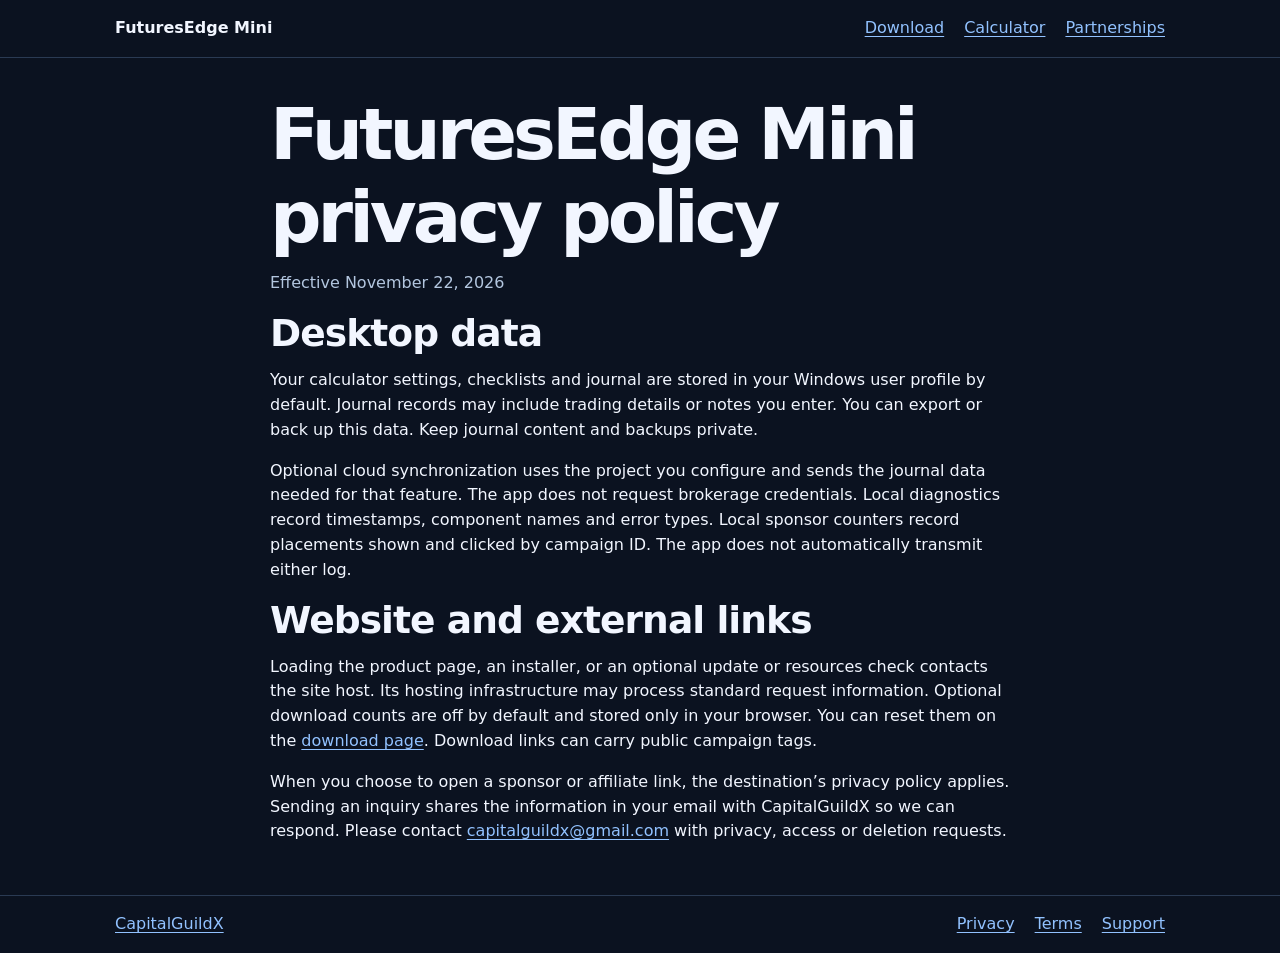
<file: futuresedge/privacy.html>
<!doctype html>
<html lang="en">
<head><meta charset="utf-8"><meta name="viewport" content="width=device-width,initial-scale=1"><title>Privacy | FuturesEdge Mini</title>
<meta name="description" content="How the FuturesEdge Mini Windows app and product page handle data."><link rel="canonical" href="https://www.capitalguildx.com/futuresedge/privacy.html"><meta property="og:title" content="Privacy | FuturesEdge Mini"><meta property="og:description" content="How the FuturesEdge Mini Windows app and product page handle data."><meta property="og:image" content="https://www.capitalguildx.com/futuresedge/assets/calculator-1.3.0.png">
<link rel="stylesheet" href="site.css"><script src="site.js" defer></script></head>
<body><header><div class="wrap"><a class="brand" href="/futuresedge/">FuturesEdge Mini</a><nav aria-label="Main navigation"><a href="/futuresedge/#download">Download</a> <a href="/futuresedge/#calculator">Calculator</a> <a href="/futuresedge/#partners">Partnerships</a></nav></div></header><main><section class="wrap article"><h1>FuturesEdge Mini privacy policy</h1><p class="muted">Effective November 22, 2026</p><h2>Desktop data</h2><p>Your calculator settings, checklists and journal are stored in your Windows user profile by default. Journal records may include trading details or notes you enter. You can export or back up this data. Keep journal content and backups private.</p><p>Optional cloud synchronization uses the project you configure and sends the journal data needed for that feature. The app does not request brokerage credentials. Local diagnostics record timestamps, component names and error types. Local sponsor counters record placements shown and clicked by campaign ID. The app does not automatically transmit either log.</p><h2>Website and external links</h2><p>Loading the product page, an installer, or an optional update or resources check contacts the site host. Its hosting infrastructure may process standard request information. Optional download counts are off by default and stored only in your browser. You can reset them on the <a href="/futuresedge/#download">download page</a>. Download links can carry public campaign tags.</p><p>When you choose to open a sponsor or affiliate link, the destination’s privacy policy applies. Sending an inquiry shares the information in your email with CapitalGuildX so we can respond. Please contact <a href="mailto:capitalguildx@gmail.com">capitalguildx@gmail.com</a> with privacy, access or deletion requests.</p></section></main><footer><div class="wrap"><a href="/">CapitalGuildX</a><nav aria-label="Footer"><a href="privacy.html">Privacy</a> <a href="terms.html">Terms</a> <a href="mailto:capitalguildx@gmail.com">Support</a></nav></div></footer></body>
</html>
</file>
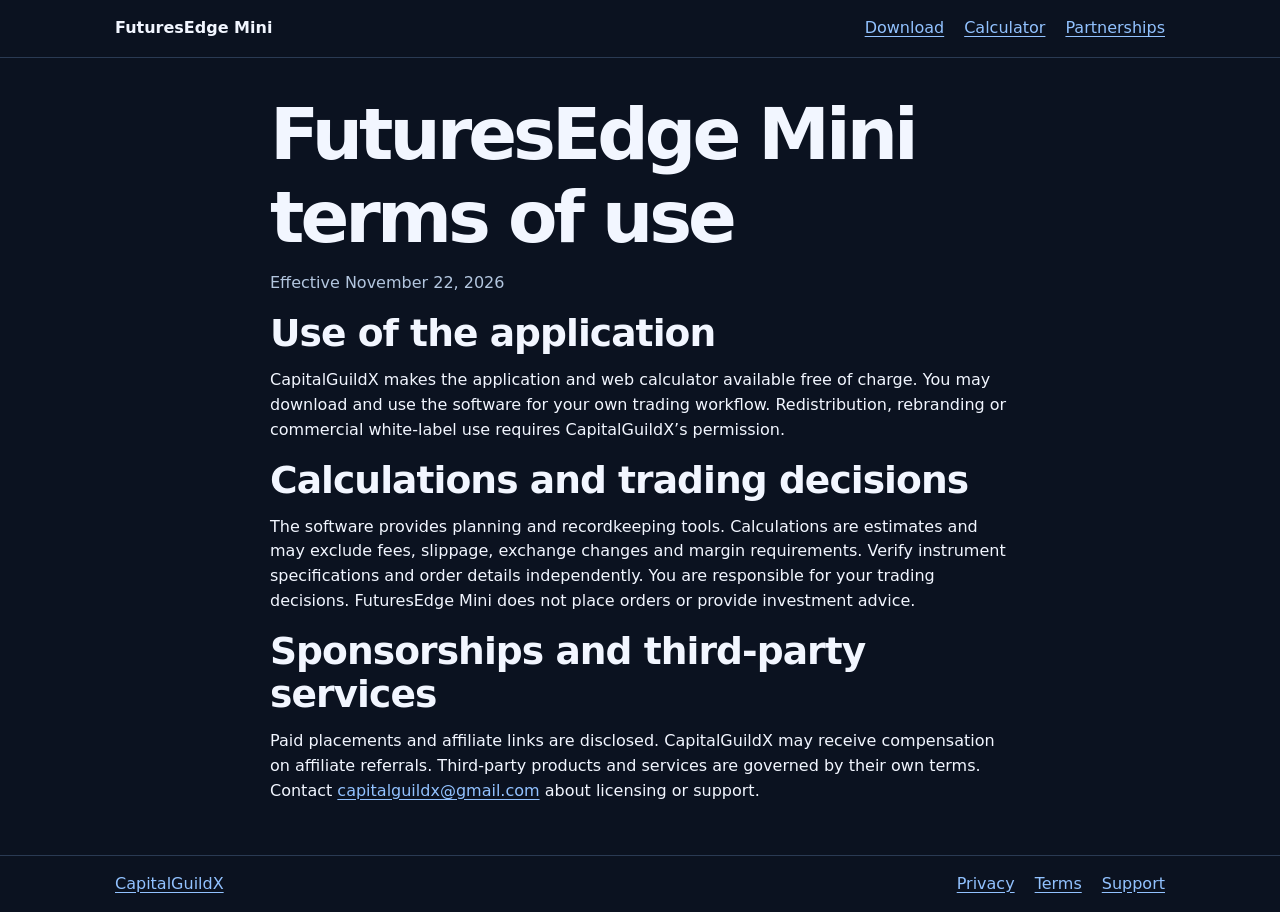
<file: futuresedge/terms.html>
<!doctype html>
<html lang="en">
<head><meta charset="utf-8"><meta name="viewport" content="width=device-width,initial-scale=1"><title>Terms | FuturesEdge Mini</title>
<meta name="description" content="Terms for the FuturesEdge Mini Windows application and browser calculator."><link rel="canonical" href="https://www.capitalguildx.com/futuresedge/terms.html"><meta property="og:title" content="Terms | FuturesEdge Mini"><meta property="og:description" content="Terms for the FuturesEdge Mini Windows application and browser calculator."><meta property="og:image" content="https://www.capitalguildx.com/futuresedge/assets/calculator-1.3.0.png">
<link rel="stylesheet" href="site.css"><script src="site.js" defer></script></head>
<body><header><div class="wrap"><a class="brand" href="/futuresedge/">FuturesEdge Mini</a><nav aria-label="Main navigation"><a href="/futuresedge/#download">Download</a> <a href="/futuresedge/#calculator">Calculator</a> <a href="/futuresedge/#partners">Partnerships</a></nav></div></header><main><section class="wrap article"><h1>FuturesEdge Mini terms of use</h1><p class="muted">Effective November 22, 2026</p><h2>Use of the application</h2><p>CapitalGuildX makes the application and web calculator available free of charge. You may download and use the software for your own trading workflow. Redistribution, rebranding or commercial white-label use requires CapitalGuildX’s permission.</p><h2>Calculations and trading decisions</h2><p>The software provides planning and recordkeeping tools. Calculations are estimates and may exclude fees, slippage, exchange changes and margin requirements. Verify instrument specifications and order details independently. You are responsible for your trading decisions. FuturesEdge Mini does not place orders or provide investment advice.</p><h2>Sponsorships and third-party services</h2><p>Paid placements and affiliate links are disclosed. CapitalGuildX may receive compensation on affiliate referrals. Third-party products and services are governed by their own terms. Contact <a href="mailto:capitalguildx@gmail.com">capitalguildx@gmail.com</a> about licensing or support.</p></section></main><footer><div class="wrap"><a href="/">CapitalGuildX</a><nav aria-label="Footer"><a href="privacy.html">Privacy</a> <a href="terms.html">Terms</a> <a href="mailto:capitalguildx@gmail.com">Support</a></nav></div></footer></body>
</html>
</file>
<file: futuresedge/site.css>
:root{color-scheme:dark;--bg:#0b1220;--panel:#141e30;--ink:#f2f6ff;--muted:#b3c6df;--line:#2a3a53;--blue:#92c2ff;--accent:#2b66e3;font:16px/1.55 system-ui,sans-serif}
*{box-sizing:border-box}body{margin:0;background:var(--bg);color:var(--ink)}a{color:var(--blue);text-underline-offset:.2em}img{display:block;max-width:100%;height:auto}button,input,select,textarea{font:inherit}button{cursor:pointer}a:focus-visible,button:focus-visible,input:focus-visible,select:focus-visible,textarea:focus-visible{outline:2px solid var(--blue);outline-offset:3px}
.wrap{width:min(1050px,calc(100% - 2rem));margin-inline:auto}header,footer{border-block-end:1px solid var(--line)}header .wrap,footer .wrap{display:flex;justify-content:space-between;gap:1rem;align-items:center;padding-block:1rem;flex-wrap:wrap}footer{border-block-start:1px solid var(--line);border-block-end:0}.brand{font-weight:750;text-decoration:none;color:var(--ink)}nav,.actions,.symbols{display:flex;gap:.8rem 1.25rem;flex-wrap:wrap;align-items:center}
.hero{display:grid;grid-template-columns:minmax(0,1.1fr) minmax(230px,.75fr);align-items:center;gap:clamp(1rem,7vw,6rem);padding-block:3.5rem;background:radial-gradient(ellipse at 78% 12%,#132e58,transparent 62%)}.hero img{margin:auto;max-height:520px;width:auto;border:1px solid var(--line);border-radius:13px;box-shadow:0 12px 40px #0007}
main section{scroll-margin-top:1rem}section{padding-block:2.2rem}h1,h2,h3{line-height:1.15;margin:0 0 .8rem}h1{font-size:clamp(2.4rem,6vw,4.5rem);letter-spacing:-.055em}h2{font-size:clamp(1.55rem,4vw,2.35rem);letter-spacing:-.025em}p,ol{margin:.6rem 0 1rem}.lead{font-size:1.18rem;max-width:40rem}.muted,small,figcaption{color:var(--muted)}.label{color:var(--blue);font-weight:700}.button,button{display:inline-block;border:1px solid var(--line);border-radius:9px;padding:.65rem 1rem;background:var(--panel);color:var(--ink);font-weight:700;text-decoration:none}.primary{background:var(--accent);border-color:var(--accent);color:white}.cards,.screens{display:grid;grid-template-columns:repeat(3,minmax(0,1fr));gap:1rem}.card,form{background:var(--panel);border:1px solid var(--line);border-radius:13px;padding:1.25rem}.screens figure{margin:0;background:var(--panel);border:1px solid var(--line);border-radius:13px;padding:.85rem}.screens img{width:100%;height:340px;object-fit:contain;object-position:center top}.screens figcaption{padding-top:.75rem}
.split{display:grid;grid-template-columns:1fr 1fr;gap:1rem}.fields{display:grid;grid-template-columns:repeat(3,minmax(0,1fr));gap:.75rem;margin-bottom:.9rem}label{display:grid;gap:.3rem;font-weight:650}input,select,textarea{min-width:0;width:100%;background:#0c1526;color:var(--ink);border:1px solid #415571;border-radius:7px;padding:.55rem}.result{display:block;background:#102647;border-radius:8px;padding:.75rem 1rem;margin-top:1rem;min-height:3rem}.result strong{color:var(--blue);font-size:1.35rem}.stack{display:grid;gap:.65rem}.stack button{justify-self:start}.hash{font-family:monospace;overflow-wrap:anywhere}.article{max-width:740px}table{border-collapse:collapse;width:100%}th,td{text-align:left;border-bottom:1px solid var(--line);padding:.65rem}details{margin-block:1rem}
@media(max-width:720px){.hero,.split{grid-template-columns:1fr}.hero{padding-block:2rem}.hero img{max-height:445px}.cards,.screens{grid-template-columns:1fr}.screens img{height:290px}}
input[type=checkbox]{width:1.15rem;height:1.15rem;justify-self:start}
@media(max-width:410px){.fields{grid-template-columns:1fr}}
</file>
